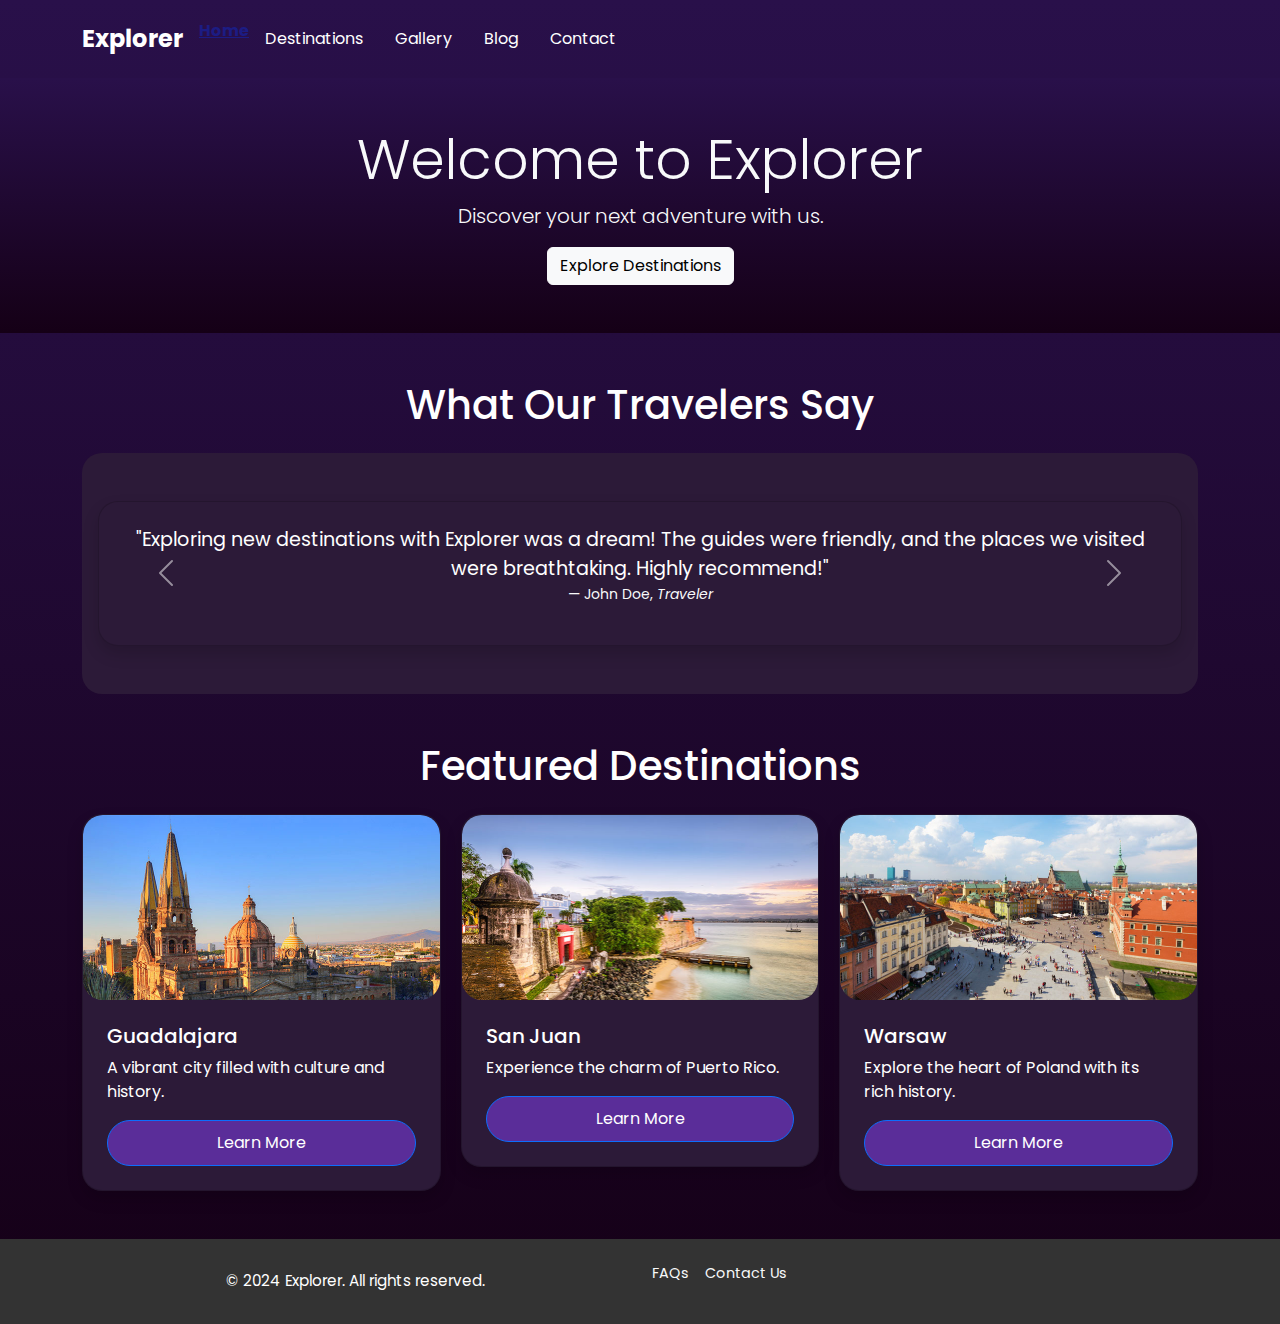
<file: index.html>
<!DOCTYPE html>
<html lang="en">
<head>
    <meta charset="UTF-8">
    <meta name="viewport" content="width=device-width, initial-scale=1.0">
    <title>Explorer - Travel Destination Explorer</title>
    <link rel="stylesheet" href="bootstrap/css/bootstrap.min.css">
    <link rel="stylesheet" href="css/styles.css">
    <link href="https://fonts.googleapis.com/css2?family=Poppins:wght@300;400;600&display=swap" rel="stylesheet">
</head>
<body class="bg-dark text-light">

    <nav class="navbar navbar-expand-lg navbar-dark bg-secondary">
        <div class="container">
            <a class="navbar-brand" href="index.html">Explorer</a>
            <button class="navbar-toggler" type="button" data-bs-toggle="collapse" data-bs-target="#navbarNav" aria-controls="navbarNav" aria-expanded="false" aria-label="Toggle navigation">
                <span class="navbar-toggler-icon"></span>
            </button>
            <div class="collapse navbar-collapse" id="navbarNav">
                <ul class="navbar-nav ms-auto">
                    <li class="nav-item"><a class="nav-link-active" href="index.html">Home</a></li>
                    <li class="nav-item"><a class="nav-link" href="pages/destination-list.html">Destinations</a></li>
                    <li class="nav-item"><a class="nav-link" href="pages/gallery.html">Gallery</a></li>
                    <li class="nav-item"><a class="nav-link" href="pages/blog.html">Blog</a></li>
                    <li class="nav-item"><a class="nav-link" href="pages/contact-us.html">Contact</a></li>
                </ul>
            </div>
        </div>
    </nav>

    <header class="text-center py-5 bg-dark-gradient">
        <h1 class="display-4 text-light">Welcome to Explorer</h1>
        <p class="lead text-light">Discover your next adventure with us.</p>
        <a href="pages/destination-list.html" class="btn btn-light rounded">Explore Destinations</a>
    </header>

  

    <main class="container my-5">
        <section class="my-5">
            <h2 class="text-center mb-4">What Our Travelers Say</h2>
            <div id="testimonialCarousel" class="carousel slide" data-bs-ride="carousel">
                <div class="carousel-inner">
                    <!-- Testimonial 1 -->
                    <div class="carousel-item active">
                        <div class="card bg-secondary text-light shadow p-4">
                            <p class="card-text">"Exploring new destinations with Explorer was a dream! The guides were friendly, and the places we visited were breathtaking. Highly recommend!"</p>
                            <footer class="blockquote-footer text-light">John Doe, <cite title="Source Title">Traveler</cite></footer>
                        </div>
                    </div>
                    <!-- Testimonial 2 -->
                    <div class="carousel-item">
                        <div class="card bg-secondary text-light shadow p-4">
                            <p class="card-text">"Our trip to San Juan was nothing short of amazing. Everything was well organized, and we felt taken care of from start to finish. Thank you, Explorer!"</p>
                            <footer class="blockquote-footer text-light">Jane Smith, <cite title="Source Title">Explorer Enthusiast</cite></footer>
                        </div>
                    </div>
                    <!-- Testimonial 3 -->
                    <div class="carousel-item">
                        <div class="card bg-secondary text-light shadow p-4">
                            <p class="card-text">"Had the best vacation in Warsaw! Thanks to the Explorer team for showing us hidden gems and local secrets we wouldn’t have found otherwise."</p>
                            <footer class="blockquote-footer text-light">Michael Brown, <cite title="Source Title">World Traveler</cite></footer>
                        </div>
                    </div>
                </div>
                <button class="carousel-control-prev" type="button" data-bs-target="#testimonialCarousel" data-bs-slide="prev">
                    <span class="carousel-control-prev-icon" aria-hidden="true"></span>
                    <span class="visually-hidden">Previous</span>
                </button>
                <button class="carousel-control-next" type="button" data-bs-target="#testimonialCarousel" data-bs-slide="next">
                    <span class="carousel-control-next-icon" aria-hidden="true"></span>
                    <span class="visually-hidden">Next</span>
                </button>
            </div>
        </section>
    
        <section>
            <h2 class="text-center mb-4">Featured Destinations</h2>
            
            <!-- Flex container for cards -->
            <div style="display: flex; justify-content: space-between; gap: 20px; flex-wrap: wrap;">
                <!-- Card 1 -->
                <div style="flex: 1; min-width: 200px;">
                    <div class="card bg-secondary text-light shadow">
                        <img src="assets/guad.jpg" class="card-img-top" alt="Guadalajara">
                        <div class="card-body d-flex flex-column">
                            <h5 class="card-title">Guadalajara</h5>
                            <p class="card-text flex-grow-1">A vibrant city filled with culture and history.</p>
                            <div class="d-grid gap-2">
                                <a href="destination-details.html" class="btn btn-primary">Learn More</a>
                            </div>
                        </div>
                    </div>
                </div>

                <!-- Card 2 -->
                <div style="flex: 1; min-width: 200px;">
                    <div class="card bg-secondary text-light shadow">
                        <img src="assets/sanjuan.jpg" class="card-img-top" alt="San Juan">
                        <div class="card-body d-flex flex-column">
                            <h5 class="card-title">San Juan</h5>
                            <p class="card-text flex-grow-1">Experience the charm of Puerto Rico.</p>
                            <div class="d-grid gap-2">
                                <a href="destination-details.html" class="btn btn-primary">Learn More</a>
                            </div>
                        </div>
                    </div>
                </div>

                <!-- Card 3 -->
                <div style="flex: 1; min-width: 200px;">
                    <div class="card bg-secondary text-light shadow">
                        <img src="assets/warsaw.jpg" class="card-img-top" alt="Warsaw">
                        <div class="card-body d-flex flex-column">
                            <h5 class="card-title">Warsaw</h5>
                            <p class="card-text flex-grow-1">Explore the heart of Poland with its rich history.</p>
                            <div class="d-grid gap-2">
                                <a href="destination-details.html" class="btn btn-primary">Learn More</a>
                            </div>
                        </div>
                    </div>
                </div>
            </div>
                
        </section>
    </main>

    <footer class="footer">
        <div class="container">
            <div class="row">
                <div class="col-md-6">
                    <p>&copy; 2024 Explorer. All rights reserved.</p>
                </div>
                <div class="col-md-6 text-end">
                    <ul class="list-unstyled d-inline-flex gap-3">
                        <li><a href="pages/faqs.html" class="text-light text-decoration-none">FAQs</a></li>
                        <li><a href="pages/contact-us.html" class="text-light text-decoration-none">Contact Us</a></li>
                    </ul>
                </div>
            </div>
        </div>
    </footer>

    <script src="bootstrap/js/bootstrap.bundle.min.js"></script>
    <script src="js/scripts.js"></script>
</body>
</html>
</file>
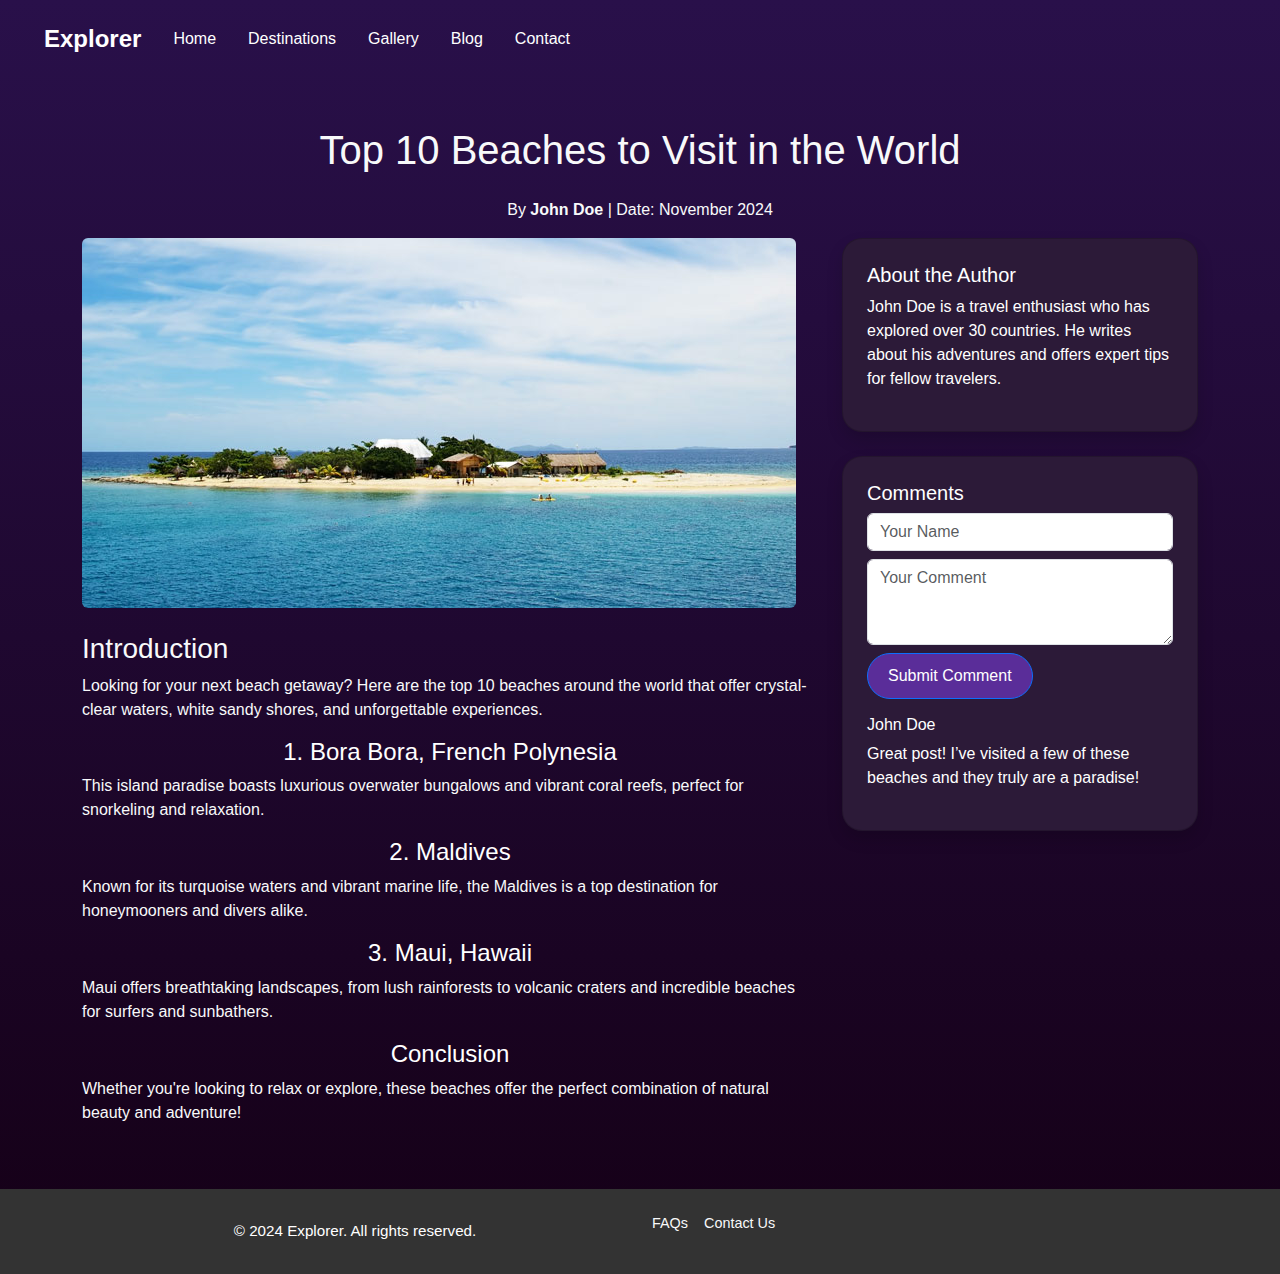
<file: pages/blog-details.html>
<!DOCTYPE html>
<html lang="en">
<head>
    <meta charset="UTF-8">
    <meta name="viewport" content="width=device-width, initial-scale=1.0">
    <title>Blog Post - Top 10 Beaches to Visit in the World</title>
    <link rel="stylesheet" href="https://cdnjs.cloudflare.com/ajax/libs/bootstrap/5.3.0/css/bootstrap.min.css">
    <link rel="stylesheet" href="../css/styles.css">
</head>
<body class="bg-dark text-light">

    <!-- Navbar -->

    <nav class="navbar navbar-expand-lg navbar-dark bg-secondary">
        <div class="container-fluid">
            <a class="navbar-brand" href="../index.html">Explorer</a>
            <button class="navbar-toggler" type="button" data-bs-toggle="collapse" data-bs-target="#navbarNav" aria-controls="navbarNav" aria-expanded="false" aria-label="Toggle navigation">
                <span class="navbar-toggler-icon"></span>
            </button>
            <div class="collapse navbar-collapse" id="navbarNav">
                <ul class="navbar-nav ms-auto">
                    <li class="nav-item"><a class="nav-link text-light" href="../index.html">Home</a></li>
                    <li class="nav-item"><a class="nav-link text-light" href="destination-list.html">Destinations</a></li>
                    <li class="nav-item"><a class="nav-link text-light" href="gallery.html">Gallery</a></li>
                    <li class="nav-item"><a class="nav-link text-light" href="blog.html">Blog</a></li>
                    <li class="nav-item"><a class="nav-link text-light" href="contact-us.html">Contact</a></li>
                </ul>
            </div>
        </div>
    </nav>


    <!-- Blog Content Section -->
    <main class="container my-5">
        <h2 class="text-center mb-4 text-light">Top 10 Beaches to Visit in the World</h2>

        <!-- Blog Post Content -->
        <section>
            <p class="text-center text-light">By <strong>John Doe</strong> | Date: November 2024</p>
            <div class="row">
                <div class="col-md-8">
                    <img src="../assets/nadi.jpg" class="img-fluid rounded" alt="Top Beaches">
                    <h3 class="mt-4">Introduction</h3>
                    <p>Looking for your next beach getaway? Here are the top 10 beaches around the world that offer crystal-clear waters, white sandy shores, and unforgettable experiences.</p>

                    <h4>1. Bora Bora, French Polynesia</h4>
                    <p>This island paradise boasts luxurious overwater bungalows and vibrant coral reefs, perfect for snorkeling and relaxation.</p>

                    <h4>2. Maldives</h4>
                    <p>Known for its turquoise waters and vibrant marine life, the Maldives is a top destination for honeymooners and divers alike.</p>

                    <h4>3. Maui, Hawaii</h4>
                    <p>Maui offers breathtaking landscapes, from lush rainforests to volcanic craters and incredible beaches for surfers and sunbathers.</p>

                    <!-- More Content Here -->

                    <h4>Conclusion</h4>
                    <p>Whether you're looking to relax or explore, these beaches offer the perfect combination of natural beauty and adventure!</p>
                </div>

                <!-- Sidebar for Author Info and Comments -->
                <div class="col-md-4">
                    <div class="card rounded shadow bg-secondary text-light">
                        <div class="card-body">
                            <h5 class="card-title">About the Author</h5>
                            <p>John Doe is a travel enthusiast who has explored over 30 countries. He writes about his adventures and offers expert tips for fellow travelers.</p>
                        </div>
                    </div>
                    
                    <div class="card rounded shadow bg-secondary text-light mt-4">
                        <div class="card-body">
                            <h5 class="card-title">Comments</h5>
                            <div class="mb-2">
                                <input type="text" class="form-control mb-2" placeholder="Your Name">
                                <textarea class="form-control" rows="3" placeholder="Your Comment"></textarea>
                                <button class="btn btn-primary mt-2">Submit Comment</button>
                            </div>

                            <h6 class="mt-3">John Doe</h6>
                            <p>Great post! I’ve visited a few of these beaches and they truly are a paradise!</p>
                        </div>
                    </div>
                </div>
            </div>
        </section>
    </main>

    <footer class="footer">
        <div class="container">
            <div class="row">
                <div class="col-md-6">
                    <p>&copy; 2024 Explorer. All rights reserved.</p>
                </div>
                <div class="col-md-6 text-end">
                    <ul class="list-unstyled d-inline-flex gap-3">
                        <li><a href="faqs.html" class="text-light text-decoration-none">FAQs</a></li>
                        <li><a href="contact-us.html" class="text-light text-decoration-none">Contact Us</a></li>
                    </ul>
                </div>
            </div>
        </div>
    </footer>

    <script src="https://cdnjs.cloudflare.com/ajax/libs/bootstrap/5.3.0/js/bootstrap.bundle.min.js"></script>
</body>
</html>
</file>
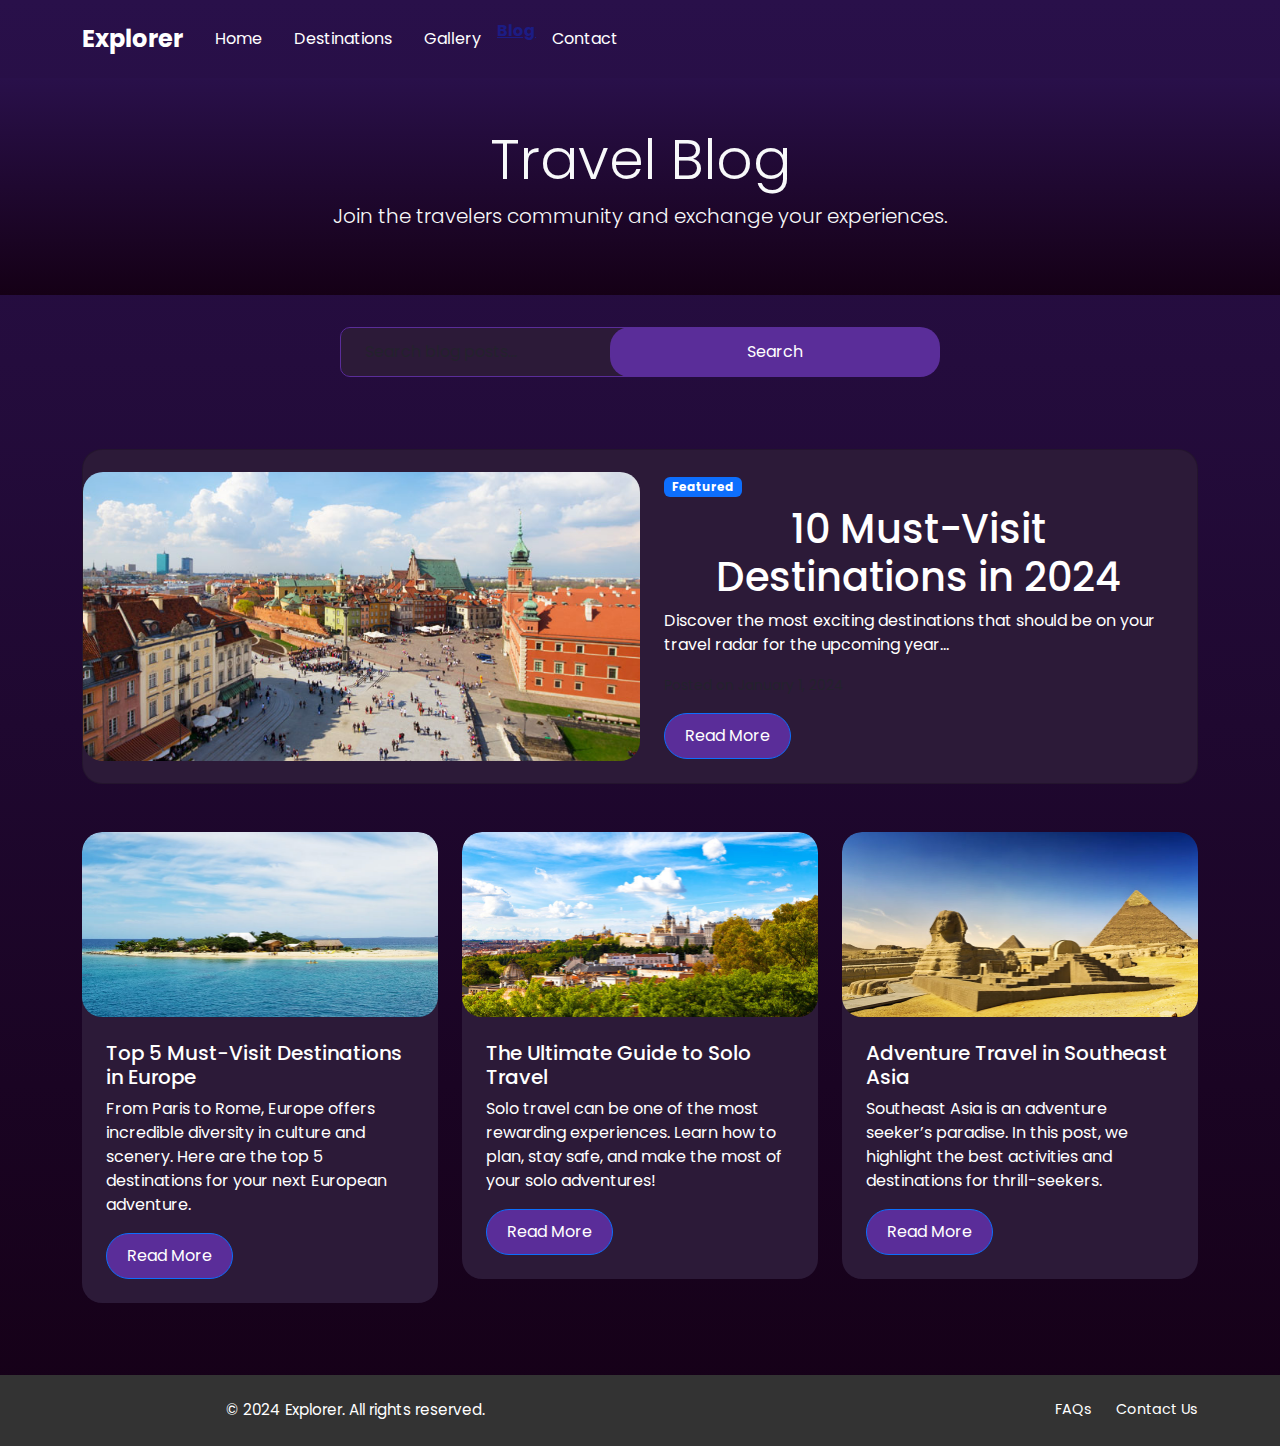
<file: pages/blog.html>
<!DOCTYPE html>
<html lang="en">
<head>
    <meta charset="UTF-8">
    <meta name="viewport" content="width=device-width, initial-scale=1.0">
    <title>Blog - Travel Destination Explorer</title>
    <link rel="stylesheet" href="../bootstrap/css/bootstrap.min.css">
    <link rel="stylesheet" href="../css/styles.css">
    <link href="https://fonts.googleapis.com/css2?family=Poppins:wght@300;400;600&display=swap" rel="stylesheet">
</head>
<body class="bg-dark text-light">

    <nav class="navbar navbar-expand-lg navbar-dark bg-secondary">
        <div class="container">
            <a class="navbar-brand" href="../index.html">Explorer</a>
            <button class="navbar-toggler" type="button" data-bs-toggle="collapse" data-bs-target="#navbarNav" aria-controls="navbarNav" aria-expanded="false" aria-label="Toggle navigation">
                <span class="navbar-toggler-icon"></span>
            </button>
            <div class="collapse navbar-collapse" id="navbarNav">
                <ul class="navbar-nav ms-auto">
                    <li class="nav-item"><a class="nav-link" href="../index.html">Home</a></li>
                    <li class="nav-item"><a class="nav-link" href="destination-list.html">Destinations</a></li>
                    <li class="nav-item"><a class="nav-link" href="gallery.html">Gallery</a></li>
                    <li class="nav-item"><a class="nav-link-active" href="blog.html">Blog</a></li>
                    <li class="nav-item"><a class="nav-link" href="contact-us.html">Contact</a></li>
                </ul>
            </div>
        </div>
    </nav>

    <!-- Header -->
    <header class="text-center py-5 bg-dark-gradient">
        <h1 class="display-4 text-light">Travel Blog</h1>
        <p class="lead text-light">Join the travelers community and exchange your experiences.</p>
    </header>

    <!-- Blog Search Section -->
    <section class="blog-search">
        <form class="search-form d-flex mb-4" action="#" method="GET">
            <input 
                class="form-control search-input" 
                type="search" 
                placeholder="Search blog posts..." 
                aria-label="Search" 
                name="search">
            <button 
                class="btn btn-search" 
                type="submit">
                Search
            </button>
        </form>
    </section>

    <!-- Main Content -->
    <main class="container my-5">
        <!-- Featured Post -->
        <section class="featured-post mb-5">
            <div class="card">
                <div class="row g-0">
                    <div class="col-md-6">
                        <img src="../assets/warsaw.jpg" class="card-img-top" alt="Featured Post">
                    </div>
                    <div class="col-md-6">
                        <div class="card-body">
                            <span class="badge bg-primary mb-2">Featured</span>
                            <h2 class="card-title">10 Must-Visit Destinations in 2024</h2>
                            <p class="card-text">Discover the most exciting destinations that should be on your travel radar for the upcoming year...</p>
                            <p class="card-text"><small class="text-muted">Posted on January 1, 2024</small></p>
                            <a href="blog-details.html" class="btn btn-primary">Read More</a>
                        </div>
                    </div>
                </div>
            </div>
        </section>

        <!-- Blog Posts Grid -->
        <section class="blog-grid">
            <div class="row">
                <!-- Blog Post 1 -->
                <div class="col-md-4 mb-4">
                    <div class="card bg-dark text-light border-0">
                        <img src="../assets/nadi.jpg" class="card-img-top" alt="Post Image">
                        <div class="card-body">
                            <h5 class="card-title">Top 5 Must-Visit Destinations in Europe</h5>
                            <p class="card-text">From Paris to Rome, Europe offers incredible diversity in culture and scenery. Here are the top 5 destinations for your next European adventure.</p>
                            <a href="#" class="btn btn-primary">Read More</a>
                        </div>
                    </div>
                </div>

                <!-- Blog Post 2 -->
                <div class="col-md-4 mb-4">
                    <div class="card bg-dark text-light border-0">
                        <img src="../assets/madrid.jpg" class="card-img-top" alt="Post Image">
                        <div class="card-body">
                            <h5 class="card-title">The Ultimate Guide to Solo Travel</h5>
                            <p class="card-text">Solo travel can be one of the most rewarding experiences. Learn how to plan, stay safe, and make the most of your solo adventures!</p>
                            <a href="#" class="btn btn-primary">Read More</a>
                        </div>
                    </div>
                </div>

                <!-- Blog Post 3 -->
                <div class="col-md-4 mb-4">
                    <div class="card bg-dark text-light border-0">
                        <img src="../assets/cairo.jpg" class="card-img-top" alt="Post Image">
                        <div class="card-body">
                            <h5 class="card-title">Adventure Travel in Southeast Asia</h5>
                            <p class="card-text">Southeast Asia is an adventure seeker’s paradise. In this post, we highlight the best activities and destinations for thrill-seekers.</p>
                            <a href="#" class="btn btn-primary">Read More</a>
                        </div>
                    </div>
                </div>
            </div>

          
            
        </section>
    </main>

    <!-- Footer -->
    <footer class="footer">
        <div class="container">
            <div class="row">
                <div class="col-md-6">
                    <p>&copy; 2024 Explorer. All rights reserved.</p>
                </div>
                <div class="col-md-6 text-end">
                    <ul class="footer-links">
                        <li><a href="faqs.html" class="footer-link">FAQs</a></li>
                        <li><a href="contact-us.html" class="footer-link">Contact Us</a></li>
                    </ul>
                </div>
            </div>
        </div>
    </footer>

    <script src="../bootstrap/js/bootstrap.bundle.min.js"></script>
</body>
</html>
</file>
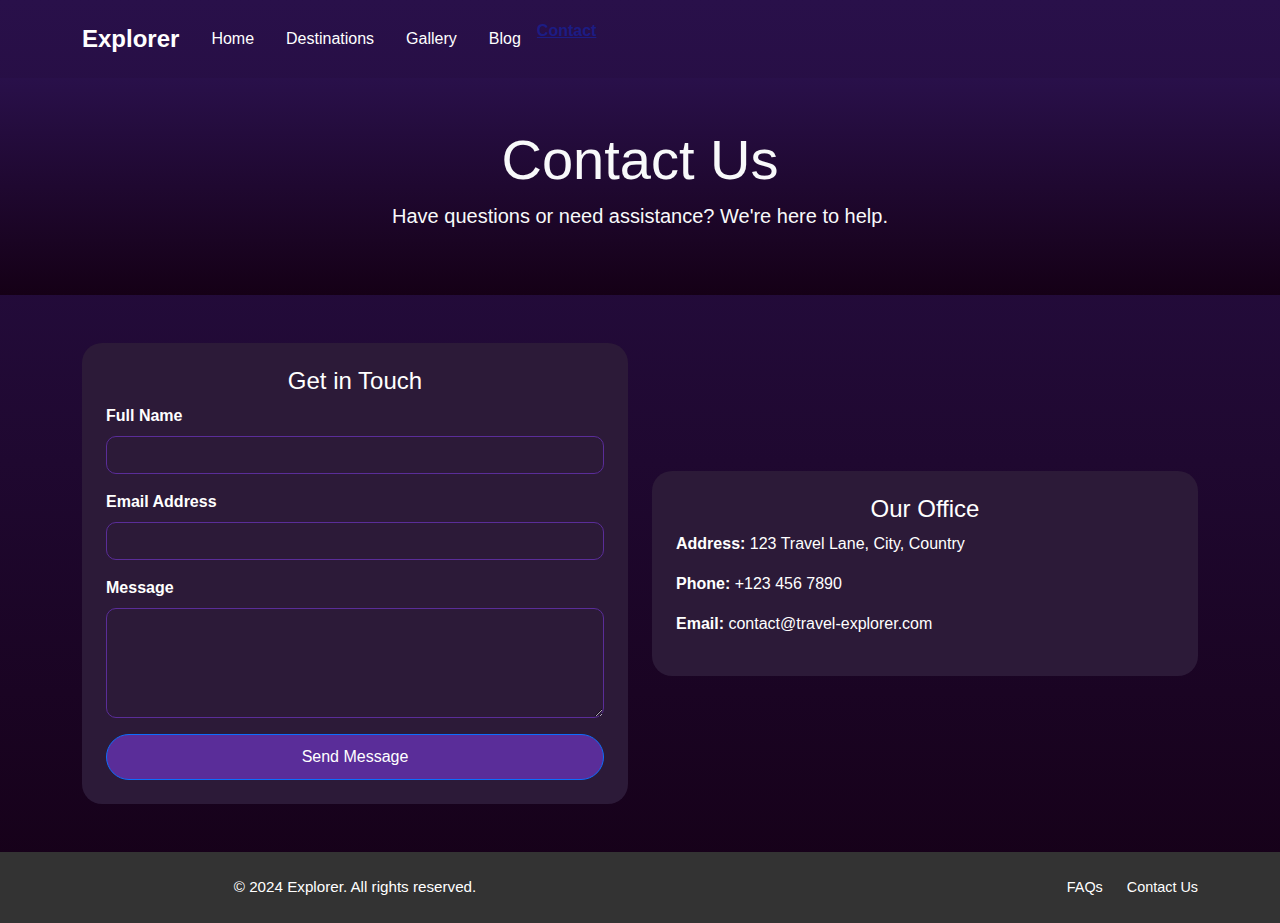
<file: pages/contact-us.html>
<!DOCTYPE html>
<html lang="en">
<head>
    <meta charset="UTF-8">
    <meta name="viewport" content="width=device-width, initial-scale=1.0">
    <title>Contact Us - Travel Explorer</title>
    <link rel="stylesheet" href="https://cdnjs.cloudflare.com/ajax/libs/bootstrap/5.3.0/css/bootstrap.min.css">
    <link rel="stylesheet" href="../css/styles.css">
</head>
<body class="bg-dark text-light">

    <nav class="navbar navbar-expand-lg navbar-dark bg-secondary">
        <div class="container">
            <a class="navbar-brand" href="../index.html">Explorer</a>
            <button class="navbar-toggler" type="button" data-bs-toggle="collapse" data-bs-target="#navbarNav" aria-controls="navbarNav" aria-expanded="false" aria-label="Toggle navigation">
                <span class="navbar-toggler-icon"></span>
            </button>
            <div class="collapse navbar-collapse" id="navbarNav">
                <ul class="navbar-nav ms-auto">
                    <li class="nav-item"><a class="nav-link" href="../index.html">Home</a></li>
                    <li class="nav-item"><a class="nav-link" href="destination-list.html">Destinations</a></li>
                    <li class="nav-item"><a class="nav-link" href="gallery.html">Gallery</a></li>
                    <li class="nav-item"><a class="nav-link" href="blog.html">Blog</a></li>
                    <li class="nav-item"><a class="nav-link-active" href="contact-us.html">Contact</a></li>
                </ul>
            </div>
        </div>
    </nav>

    <header class="text-center py-5 bg-dark-gradient">
        <h1 class="display-4 text-light">Contact Us</h1>
        <p class="lead text-light">Have questions or need assistance? We're here to help.</p>
    </header>
    <!-- Contact Us Section -->
    <main class="container my-5">
        <div class="row g-4">
            <!-- Contact Form Card -->
            <div class="col-md-6">
                <div class="card bg-dark text-light border-0">
                    <div class="card-body">
                        <h4 class="card-title">Get in Touch</h4>
                        <form action="submit-form.php" method="POST">
                            <div class="mb-3">
                                <label for="name" class="form-label">Full Name</label>
                                <input type="text" class="form-control" id="name" name="name" required>
                            </div>
                            <div class="mb-3">
                                <label for="email" class="form-label">Email Address</label>
                                <input type="email" class="form-control" id="email" name="email" required>
                            </div>
                            <div class="mb-3">
                                <label for="message" class="form-label">Message</label>
                                <textarea class="form-control" id="message" name="message" rows="4" required></textarea>
                            </div>
                            <button type="button" class="btn btn-primary w-100" data-bs-toggle="modal" data-bs-target="#successModal">
                                Send Message
                            </button>
                        </form>
                    </div>
                </div>
            </div>
    
            <!-- Contact Information Card -->
            <div class="col-md-6">
                <div class="card bg-dark text-light border-0">
                    <div class="card-body">
                        <h4 class="card-title">Our Office</h4>
                        <p><strong>Address:</strong> 123 Travel Lane, City, Country</p>
                        <p><strong>Phone:</strong> +123 456 7890</p>
                        <p><strong>Email:</strong> contact@travel-explorer.com</p>
                    </div>
                </div>
            </div>
        </div>
    </main>
    


    <div class="mt-3 mb-3">
        <div class="modal" id="successModal">
          <div class="modal-dialog">
            <div class="modal-content">
      
           <div class="modal-header">
              <h4 class="modal-title">Your Message has been successfully sent.</h4>
              <button type="button" class="btn-close" data-bs-dismiss="modal"></button>
            </div>
      
            <div class="modal-body">
              <p>We will reply to your message as soon as possible.</p>
            </div>
      
            <div class="modal-footer">
              <button type="button" class="btn btn-primary" data-bs-dismiss="modal">Done</button>
            </div>
            </div>
          </div>
        </div>
      </div>


      <footer class="footer">
        <div class="container">
            <div class="row">
                <div class="col-md-6">
                    <p>&copy; 2024 Explorer. All rights reserved.</p>
                </div>
                <div class="col-md-6 text-end">
                    <ul class="footer-links">
                        <li><a href="faqs.html" class="footer-link">FAQs</a></li>
                        <li><a href="contact-us.html" class="footer-link">Contact Us</a></li>
                    </ul>
                </div>
            </div>
        </div>
    </footer>
    

    <script src="https://cdnjs.cloudflare.com/ajax/libs/bootstrap/5.3.0/js/bootstrap.bundle.min.js"></script>
</body>
</html>
</file>
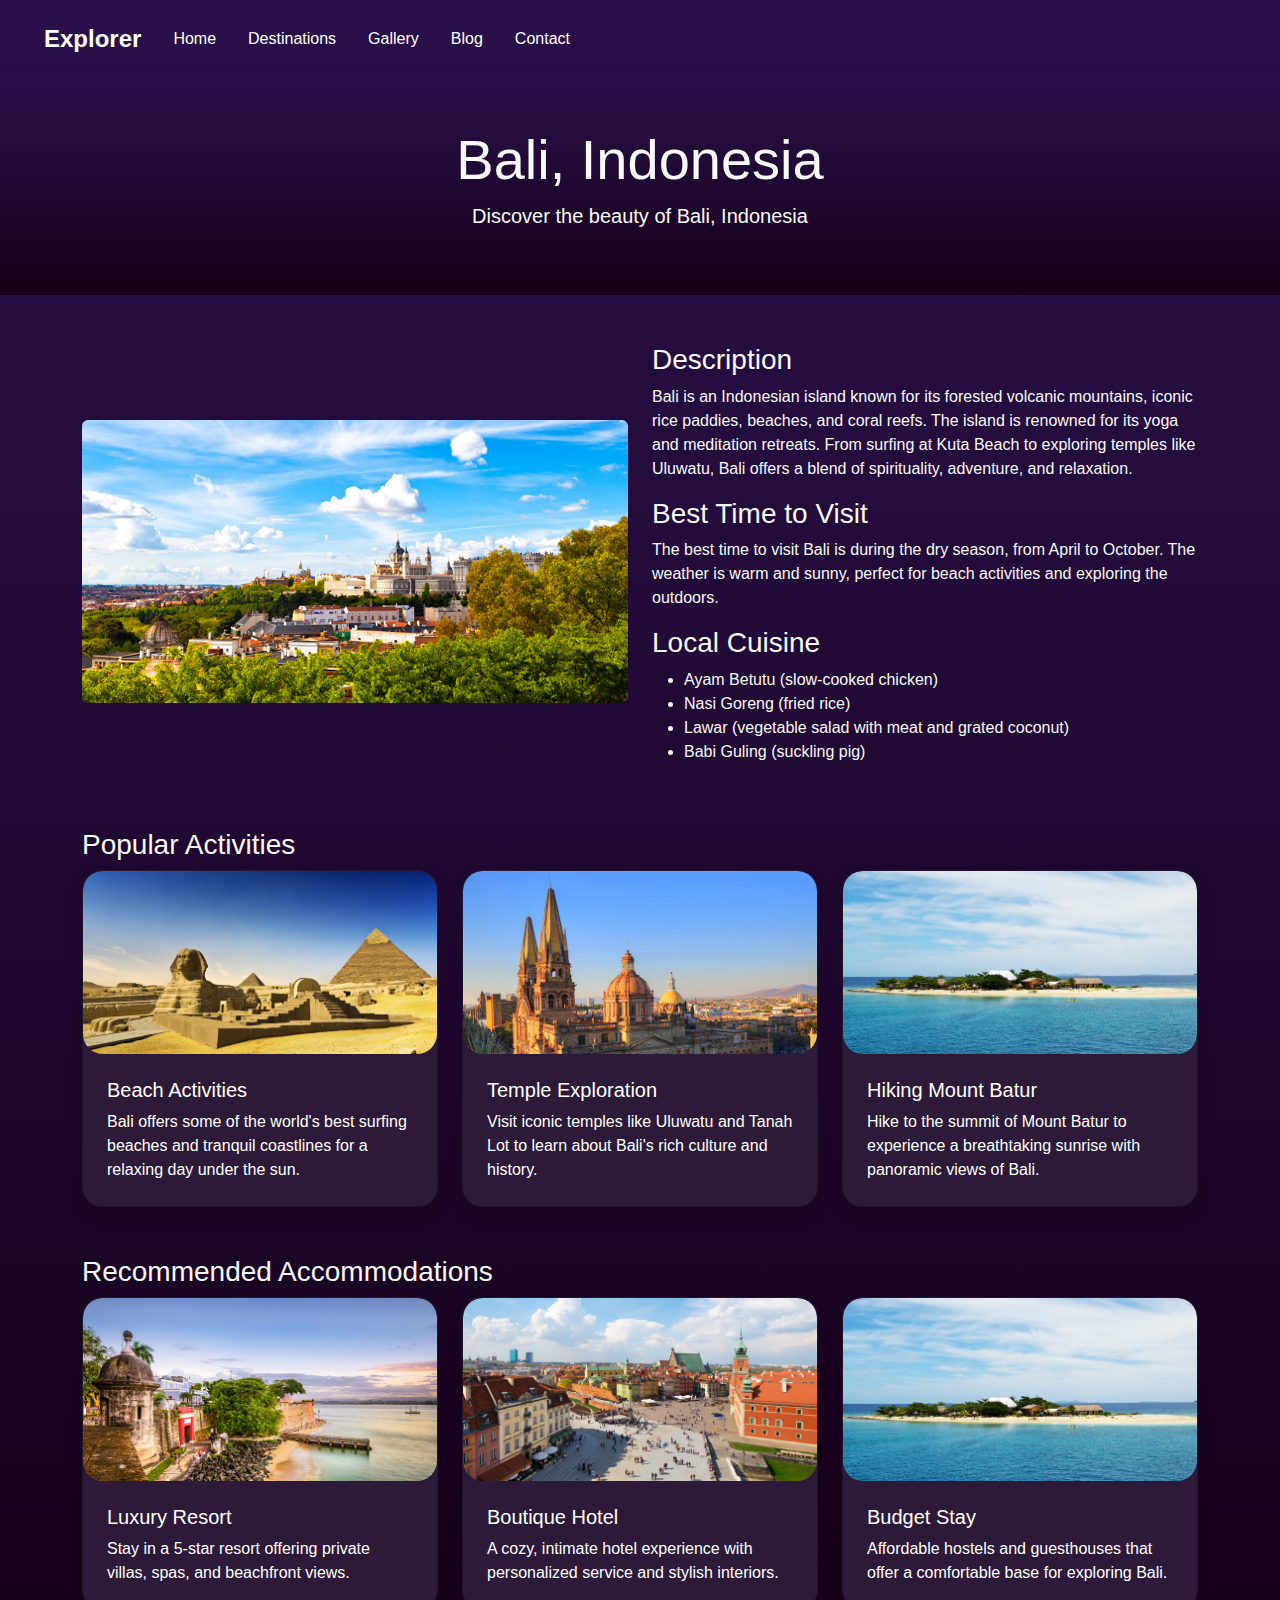
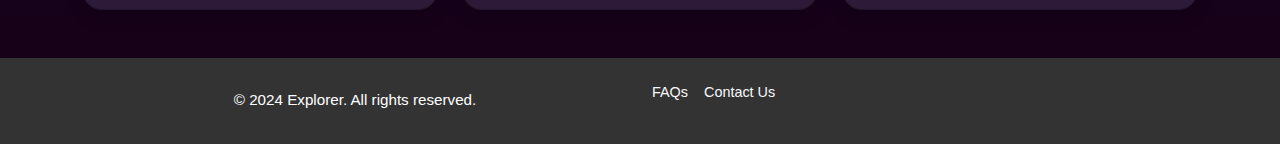
<file: pages/destination-details.html>
<!DOCTYPE html>
<html lang="en">
<head>
    <meta charset="UTF-8">
    <meta name="viewport" content="width=device-width, initial-scale=1.0">
    <title>Destination Details - Bali, Indonesia</title>
    <link rel="stylesheet" href="https://cdnjs.cloudflare.com/ajax/libs/bootstrap/5.3.0/css/bootstrap.min.css">
    <link rel="stylesheet" href="../css/styles.css">
</head>
<body class="bg-dark text-light">

    <!-- Navbar -->
    <nav class="navbar navbar-expand-lg navbar-dark bg-secondary">
        <div class="container-fluid">
            <a class="navbar-brand" href="../index.html">Explorer</a>
            <button class="navbar-toggler" type="button" data-bs-toggle="collapse" data-bs-target="#navbarNav" aria-controls="navbarNav" aria-expanded="false" aria-label="Toggle navigation">
                <span class="navbar-toggler-icon"></span>
            </button>
            <div class="collapse navbar-collapse" id="navbarNav">
                <ul class="navbar-nav ms-auto">
                    <li class="nav-item"><a class="nav-link text-light" href="../index.html">Home</a></li>
                    <li class="nav-item"><a class="nav-link text-light" href="destination-list.html">Destinations</a></li>
                    <li class="nav-item"><a class="nav-link text-light" href="gallery.html">Gallery</a></li>
                    <li class="nav-item"><a class="nav-link text-light" href="blog.html">Blog</a></li>
                    <li class="nav-item"><a class="nav-link text-light" href="contact-us.html">Contact</a></li>
                </ul>
            </div>
        </div>
    </nav>

    <header class="text-center py-5 bg-dark-gradient">
        <h1 class="display-4 text-light">Bali, Indonesia</h1>
        <p class="lead text-light">Discover the beauty of Bali, Indonesia</p>
    </header>

    <!-- Main Content -->
    <main class="container my-5">
        
        
        <!-- Destination Info Section -->
        <section>
            <div class="row">
                <div class="col-md-6">
                    <img src="../assets/madrid.jpg" alt="Bali, Indonesia" class="img-fluid rounded">
                </div>
                <div class="col-md-6">
                    <h3>Description</h3>
                    <p>Bali is an Indonesian island known for its forested volcanic mountains, iconic rice paddies, beaches, and coral reefs. The island is renowned for its yoga and meditation retreats. From surfing at Kuta Beach to exploring temples like Uluwatu, Bali offers a blend of spirituality, adventure, and relaxation.</p>
                    
                    <h3>Best Time to Visit</h3>
                    <p>The best time to visit Bali is during the dry season, from April to October. The weather is warm and sunny, perfect for beach activities and exploring the outdoors.</p>

                    <h3>Local Cuisine</h3>
                    <ul>
                        <li>Ayam Betutu (slow-cooked chicken)</li>
                        <li>Nasi Goreng (fried rice)</li>
                        <li>Lawar (vegetable salad with meat and grated coconut)</li>
                        <li>Babi Guling (suckling pig)</li>
                    </ul>
                </div>
            </div>
        </section>

        <!-- Activities Section -->
        <section class="mt-5">
            <h3>Popular Activities</h3>
            <div class="row">
                <div class="col-md-4">
                    <div class="card rounded shadow bg-secondary text-light">
                        <img src="../assets/cairo.jpg" class="card-img-top rounded" alt="Beach Activities">
                        <div class="card-body">
                            <h5 class="card-title">Beach Activities</h5>
                            <p class="card-text">Bali offers some of the world's best surfing beaches and tranquil coastlines for a relaxing day under the sun.</p>
                        </div>
                    </div>
                </div>
                <div class="col-md-4">
                    <div class="card rounded shadow bg-secondary text-light">
                        <img src="../assets/guad.jpg" class="card-img-top rounded" alt="Temple Exploration">
                        <div class="card-body">
                            <h5 class="card-title">Temple Exploration</h5>
                            <p class="card-text">Visit iconic temples like Uluwatu and Tanah Lot to learn about Bali's rich culture and history.</p>
                        </div>
                    </div>
                </div>
                <div class="col-md-4">
                    <div class="card rounded shadow bg-secondary text-light">
                        <img src="../assets/nadi.jpg" class="card-img-top rounded" alt="Hiking">
                        <div class="card-body">
                            <h5 class="card-title">Hiking Mount Batur</h5>
                            <p class="card-text">Hike to the summit of Mount Batur to experience a breathtaking sunrise with panoramic views of Bali.</p>
                        </div>
                    </div>
                </div>
            </div>
        </section>

        <!-- Accommodations Section -->
        <section class="mt-5">
            <h3>Recommended Accommodations</h3>
            <div class="row">
                <div class="col-md-4">
                    <div class="card rounded shadow bg-secondary text-light">
                        <img src="../assets/sanjuan.jpg" class="card-img-top rounded" alt="Luxury Resort">
                        <div class="card-body">
                            <h5 class="card-title">Luxury Resort</h5>
                            <p class="card-text">Stay in a 5-star resort offering private villas, spas, and beachfront views.</p>
                        </div>
                    </div>
                </div>
                <div class="col-md-4">
                    <div class="card rounded shadow bg-secondary text-light">
                        <img src="../assets/warsaw.jpg" class="card-img-top rounded" alt="Boutique Hotel">
                        <div class="card-body">
                            <h5 class="card-title">Boutique Hotel</h5>
                            <p class="card-text">A cozy, intimate hotel experience with personalized service and stylish interiors.</p>
                        </div>
                    </div>
                </div>
                <div class="col-md-4">
                    <div class="card rounded shadow bg-secondary text-light">
                        <img src="../assets/nadi.jpg" class="card-img-top rounded" alt="Budget Stay">
                        <div class="card-body">
                            <h5 class="card-title">Budget Stay</h5>
                            <p class="card-text">Affordable hostels and guesthouses that offer a comfortable base for exploring Bali.</p>
                        </div>
                    </div>
                </div>
            </div>
        </section>
    </main>

    <!-- Footer -->
    <footer class="footer">
      <div class="container">
          <div class="row">
              <div class="col-md-6">
                  <p>&copy; 2024 Explorer. All rights reserved.</p>
              </div>
              <div class="col-md-6 text-end">
                  <ul class="list-unstyled d-inline-flex gap-3">
                      <li><a href="faqs.html" class="text-light text-decoration-none">FAQs</a></li>
                      <li><a href="contact-us.html" class="text-light text-decoration-none">Contact Us</a></li>
                  </ul>
              </div>
          </div>
      </div>
  </footer>

    <script src="https://cdnjs.cloudflare.com/ajax/libs/bootstrap/5.3.0/js/bootstrap.bundle.min.js"></script>
</body>
</html>
</file>
<file: css/styles.css>
/* General Body and Background */
body {
    background: linear-gradient(180deg, #29104A, #150016) !important;
    color: white;
    font-family: 'Poppins', sans-serif;
    margin: 0;
}
/* Navbar Styling */
.navbar {
    background-color: transparent !important;
    display: flex !important;
    justify-content: space-between  !important;/* Aligns brand on one side, links on the other */
    align-items: center !important; /* Centers items vertically */
    padding: 1rem 2rem !important;
    border-radius: 20px !important;
}

/* Navbar Brand */
.navbar .navbar-brand {
    font-size: 1.5rem !important;
    font-weight: bold !important;
    color: white !important;
    text-decoration: none !important;
}

/* Navbar Links */
.navbar-links {
    display: flex !important; /* Forces items to align horizontally */
    align-items: center !important; /* Vertically centers links */
    gap: 1.5rem !important;/* Adds spacing between links */
}

/* Navigation List */
.navbar-nav {
    list-style: none !important;
    display: flex !important; /* Ensures horizontal alignment of list items */
    margin: 0 !important;
    padding: 0 !important;
}

/* Navigation Items */
.navbar-nav .nav-item {
    margin: 0 !important;
}

/* Navigation Links */
.navbar-nav .nav-link {
    font-size: 1rem !important;
    color: white !important;
    text-decoration: none !important;
    padding: 0.5rem 1rem !important; /* Adds clickable area */
    transition: color 0.3s ease !important;
}

/* Hover and Active States */
.navbar-nav .nav-link:hover {
    color: #C81F5D !important; /* Red Violet hover color */
}

.nav-link-active {
    color: #1c1c84 !important; /* Active link styling */
    font-weight: bold !important;
}


/* Hero Section */
header {
    padding-top: 5rem;
    padding-bottom: 5rem;
    background: linear-gradient(180deg, #29104A, #150016) !important;
    text-align: center;
}

header h1, header p {
    color: white;
}

header button {
    background-color: #5A2D99 !important;
    color: white !important;
    border: none !important;
    border-radius: 50px !important;
    padding: 12px 24px !important;
    font-size: 1.2rem !important;
    transition: background-color 0.3s ease, transform 0.2s ease;
}

header button:hover {
    background-color: #C81F5D !important;
    transform: scale(1.05);
    cursor: pointer;
}

/* Featured Destinations Cards */
.card {
    border-radius: 20px !important;
    background-color: #2C1A38 !important;
    color: white !important;
    overflow: hidden !important;
    transition: transform 0.3s ease, box-shadow 0.3s ease;
}

.card:hover {
    transform: translateY(-10px);
    box-shadow: 0 8px 20px rgba(0, 0, 0, 0.3);
}

.card .card-img-top {
    border-radius: 20px !important;
}

.card-body {
    padding: 1.5rem !important;
}

.card .btn {
    background-color: #5A2D99 !important;
    color: white !important;
    border-radius: 50px !important;
    padding: 10px 20px;
    transition: background-color 0.3s ease, transform 0.2s ease;
}

.card .btn:hover {
    background-color: #C81F5D !important;
    transform: scale(1.05);
}

/* Blog Search Section */
.blog-search {
    margin-top: 2rem;
    display: flex;
    justify-content: center;
    align-items: center;
}

.search-form {
    max-width: 600px;
    width: 100%;
    position: relative;
    transition: all 0.3s ease; /* Smooth animation */
}

.search-input {
    border: 1px solid #5A2D99; /* Purple border */
    border-radius: 50px; /* Rounded edges */
    padding: 0.75rem 1.5rem; /* Inner spacing */
    font-size: 1rem; /* Standard font size */
    color: white; /* Text color */
    background-color: #2C1A38; /* Dark background */
    transition: box-shadow 0.3s ease, transform 0.3s ease; /* Smooth interaction */
}

.search-input:focus {
    outline: none; /* Removes default outline */
    border-color: #C81F5D; /* Highlight border */
    box-shadow: 0 0 10px rgba(200, 31, 93, 0.6); /* Glowing effect */
    transform: scale(1.02); /* Slight scaling */
}

.btn-search {
    background-color: #5A2D99; /* Purple button */
    color: white; /* White text */
    border: none; /* No border */
    padding: 0.75rem 1.5rem; /* Inner spacing */
    border-radius: 50px; /* Rounded edges */
    font-size: 1rem; /* Standard font size */
    cursor: pointer; /* Pointer cursor */
    margin-left: -4rem; /* Overlaps with input field */
    transition: background-color 0.3s ease, transform 0.3s ease; /* Smooth interaction */
}

.btn-search:hover {
    background-color: #C81F5D; /* Hover color */
    transform: scale(1.05); /* Slight hover scaling */
}

.btn-search:focus {
    outline: none; /* Removes default focus outline */
}


/* Testimonials Section */
.carousel-item {
    padding: 3rem 1rem;
    text-align: center;
    background-color: #2C1A38;
    border-radius: 20px;
}

.carousel-item p {
    font-size: 1.2rem;
}

.carousel-item small {
    color: white;
}
/* Footer Styling */
.footer {
    background-color: #333; /* Dark background for footer */
    color: white; /* White text for contrast */
    padding: 1.5rem 0; /* Spacing inside the footer */
    font-size: 0.9rem; /* Slightly smaller font for footer text */
    text-align: center;
}

/* Footer Left Text */
.footer p {
    margin: 0;
    font-size: 0.95rem;
}

/* Footer Right Links */
.footer-links {
    list-style: none; /* Remove bullets */
    padding: 0;
    margin: 0;
    display: flex; /* Arrange links horizontally */
    justify-content: flex-end; /* Align links to the right */
    gap: 1.5rem; /* Space between links */
}

.footer-link {
    color: white; /* White text for links */
    text-decoration: none; /* No underline for links */
    transition: color 0.3s ease; /* Smooth color transition on hover */
}

.footer-link:hover {
    color: #C81F5D; /* Red Violet hover color */
}


/* Contact Us Section */
main h2 {
    font-size: 2.5rem;
    margin-bottom: 1rem;
    text-align: center !important;
    color: white;
}

main h4 {
    font-size: 1.5rem;
    color: white ;
    text-align: center; /* Center the h4 */
}

/* Rounded Elements for Containers, Buttons, etc. */
button, .card, .carousel-item, .navbar, .navbar-brand, .nav-link {
    border-radius: 20px !important;
}

form .form-label {
    font-weight: bold;
    text-align: center;
    color: white;
}

form .form-control {
    border-radius: 10px;
    background-color: #2C1A38;
    border: 1px solid #5A2D99;
    color: white;
}

form .form-control:focus {
    border-color: #5A2D99;
    box-shadow: none;
}

form .btn {
    background-color: #5A2D99;
    color: white;
    border-radius: 50px;
    padding: 10px 20px;
    transition: background-color 0.3s ease, transform 0.2s ease;
    display: block;
    width: 100%;
}

form .btn:hover {
    background-color: #C81F5D;
    transform: scale(1.05);
    cursor: pointer;
}

.col-md-6 {
    display: flex;
    flex-direction: column;
    justify-content: center;
}

/* FAQ Section */
.faq-header {
    background: linear-gradient(180deg, #29104A, #150016);
    color: white;
    text-align: right;
    padding: 2rem;
}

.faq-header h1 {
    font-size: 2.5rem;
    margin-bottom: 0.5rem;
}

.faq-header p {
    font-size: 1.2rem;
}

.faq-content {
    background: #2C1A38;
    color: white;
    padding: 2rem;
    border-radius: 10px;
}

.faq-item {
    padding: 1rem;
    border: 1px solid #5A2D99;
    border-radius: 8px;
    background: #2C1A38;
    margin-bottom: 1rem;
}

.faq-item h2 {
    color: #5A2D99;
    font-size: 1.3rem;
    margin-bottom: 0.5rem;
}

.faq-item p {
    font-size: 1rem;
    line-height: 1.5;
}

/* Modal Background */
.modal-backdrop {
    background-color: rgba(0, 0, 0, 0.8) !important; /* Dark backdrop */
}

/* Modal Container */
.modal-dialog {
    max-width: 600px;
    margin: 1.75rem auto;
}

.modal-content {
    background: #2C1A38; /* Dark background color */
    color: white; /* White text color */
    border-radius: 20px; /* Rounded corners */
    padding: 2rem;
    border: none;
}

/* Modal Header */
.modal-header {
    border-bottom: 1px solid #5A2D99; /* Light border with your primary color */
    padding: 1rem;
}

.modal-header h5 {
    color: white; /* White title */
    font-size: 1.8rem;
    margin: 0;
}

.modal-header .close {
    color: white;
    font-size: 2rem;
    opacity: 0.7;
}

.modal-header .close:hover, 
.modal-header .close:focus {
    color: #C81F5D; /* Hover effect with red-violet */
    opacity: 1;
}

/* Modal Body */
.modal-body {
    padding: 2rem;
    font-size: 1.2rem;
}

.modal-body p {
    line-height: 1.6;
    font-size: 1rem;
}

/* Modal Footer */
.modal-footer {
    border-top: 1px solid #5A2D99; /* Light border with your primary color */
    padding: 1rem;
    justify-content: center;
}

.modal-footer .btn {
    background-color: #5A2D99; /* Your primary button color */
    color: white;
    border-radius: 50px;
    padding: 10px 20px;
    transition: background-color 0.3s ease, transform 0.2s ease;
}

.modal-footer .btn:hover {
    background-color: #C81F5D; /* Hover color */
    transform: scale(1.05);
    cursor: pointer;
}

/* Optional: Fade-in Transition for Modal */
.modal.fade .modal-dialog {
    transform: translate(0, -50px);
    opacity: 0;
    transition: transform 0.3s ease, opacity 0.3s ease;
}

.modal.fade.show .modal-dialog {
    transform: translate(0, 0);
    opacity: 1;
}
</file>
